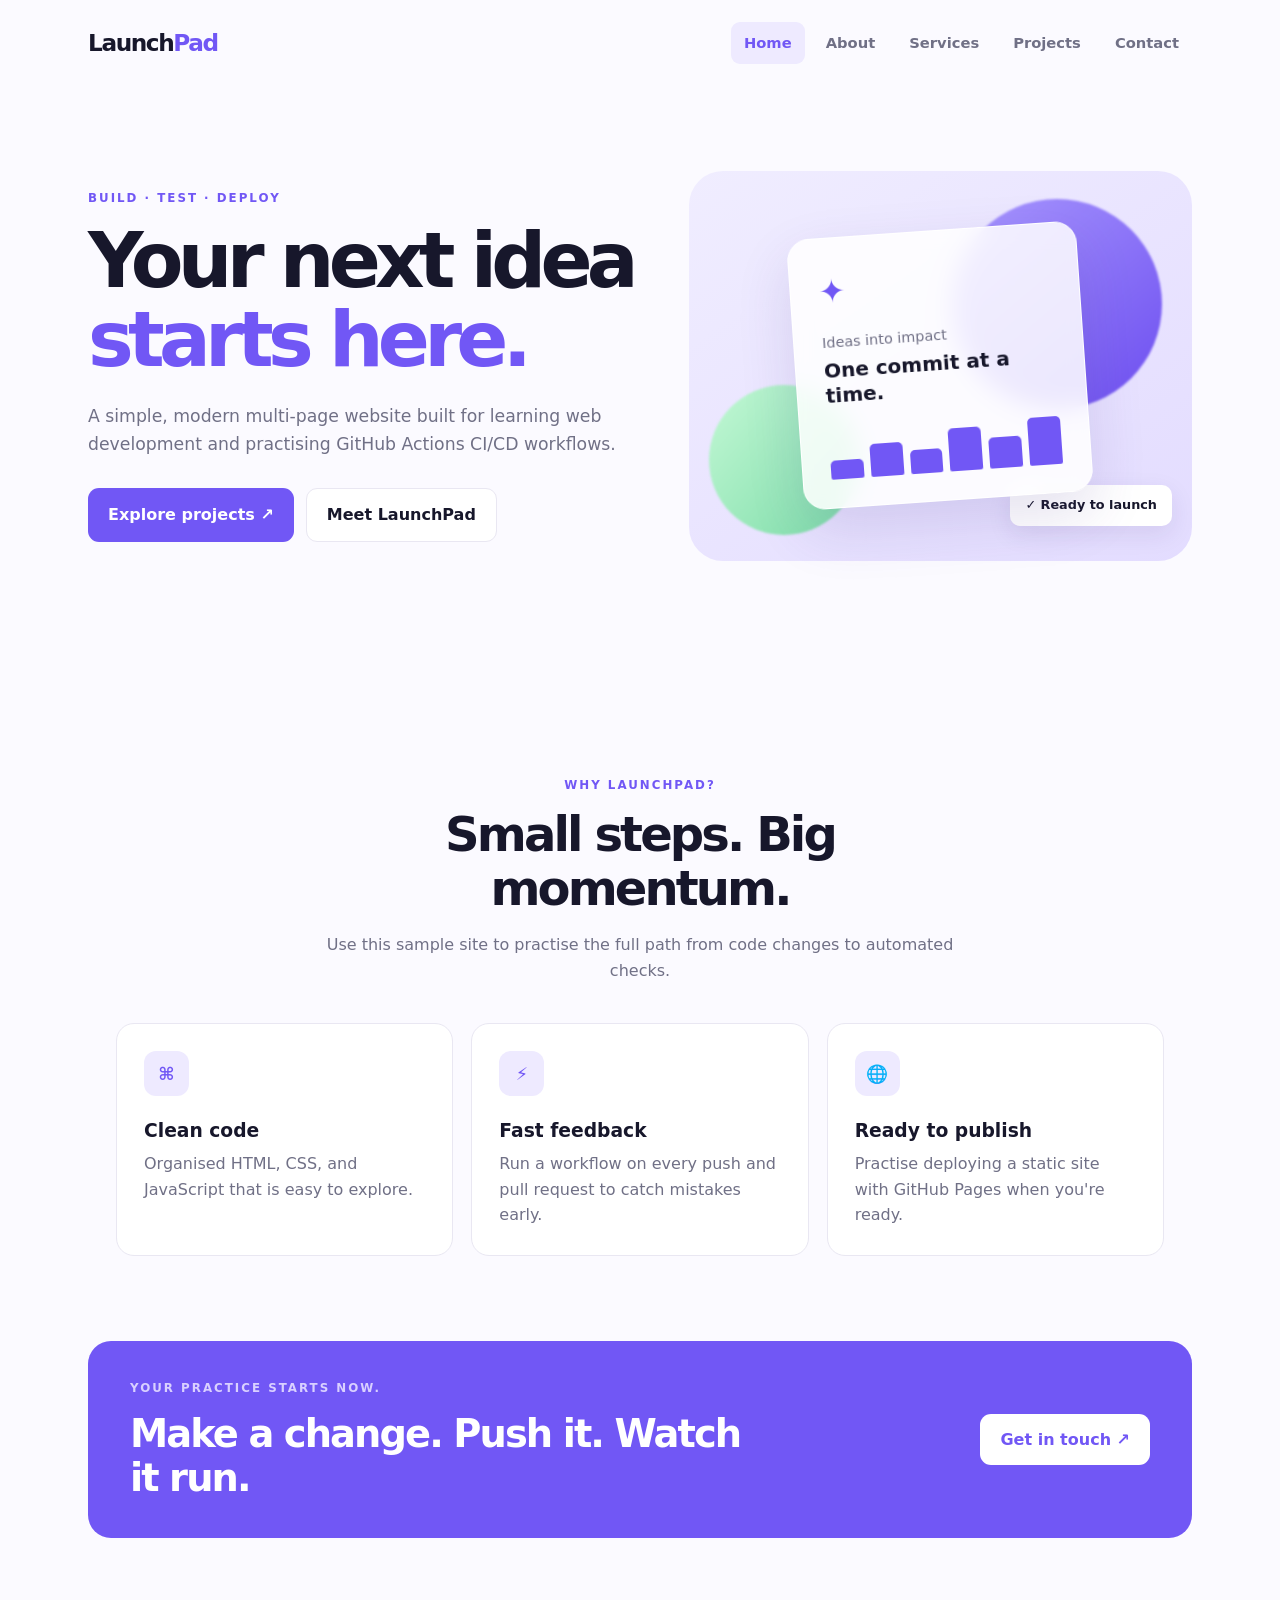
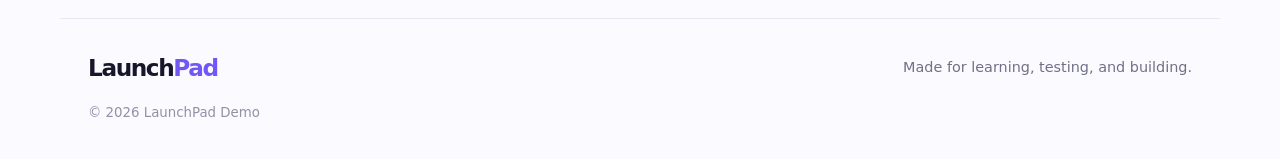
<file: index.html>
<!DOCTYPE html>
<html lang="en">

<head>
  <meta charset="UTF-8">
  <meta name="viewport" content="width=device-width, initial-scale=1.0">
  <title>LaunchPad | Home</title>
  <link rel="stylesheet" href="assets/css/style.css">
  <script defer src="assets/js/main.js"></script>
</head>

<body>
  <header class="site-header"><a class="logo" href="index.html">Launch<span>Pad</span></a><button class="menu-toggle"
      aria-label="Toggle navigation">☰</button>
    <nav><a class="active" href="index.html">Home</a><a href="about.html">About</a><a
        href="services.html">Services</a><a href="projects.html">Projects</a><a href="contact.html">Contact</a></nav>
  </header>
  <main>
    <section class="hero">
      <div class="hero-content">
        <p class="eyebrow">BUILD · TEST · DEPLOY</p>
        <h1>Your next idea<br><span>starts here.</span></h1>
        <p class="hero-copy">A simple, modern multi-page website built for learning web development and practising
          GitHub Actions CI/CD workflows.</p>
        <div class="actions"><a class="button primary" href="projects.html">Explore projects ↗</a><a
            class="button secondary" href="about.html">Meet LaunchPad</a></div>
      </div>
      <div class="hero-art" aria-label="Decorative abstract shapes">
        <div class="orb orb-one"></div>
        <div class="orb orb-two"></div>
        <div class="glass-card"><span class="card-icon">✦</span>
          <p>Ideas into impact</p><strong>One commit at a time.</strong>
          <div class="mini-bars"><i></i><i></i><i></i><i></i><i></i><i></i></div>
        </div>
        <div class="floating-tag">✓ Ready to launch</div>
      </div>
    </section>
    <section class="section">
      <div class="section-heading">
        <p class="eyebrow">WHY LAUNCHPAD?</p>
        <h2>Small steps. Big momentum.</h2>
        <p>Use this sample site to practise the full path from code changes to automated checks.</p>
      </div>
      <div class="feature-grid">
        <article class="feature"><span class="feature-icon">⌘</span>
          <h3>Clean code</h3>
          <p>Organised HTML, CSS, and JavaScript that is easy to explore.</p>
        </article>
        <article class="feature"><span class="feature-icon">⚡</span>
          <h3>Fast feedback</h3>
          <p>Run a workflow on every push and pull request to catch mistakes early.</p>
        </article>
        <article class="feature"><span class="feature-icon">🌐</span>
          <h3>Ready to publish</h3>
          <p>Practise deploying a static site with GitHub Pages when you're ready.</p>
        </article>
      </div>
    </section>
    <section class="cta">
      <div>
        <p class="eyebrow">YOUR PRACTICE STARTS NOW.</p>
        <h2>Make a change. Push it. Watch it run.</h2>
      </div><a class="button light" href="contact.html">Get in touch ↗</a>
    </section>
  </main>
  <footer><a class="logo" href="index.html">Launch<span>Pad</span></a>
    <p>Made for learning, testing, and building.</p><small>© <span class="year"></span> LaunchPad Demo</small>
  </footer>
</body>

</html>
</file>
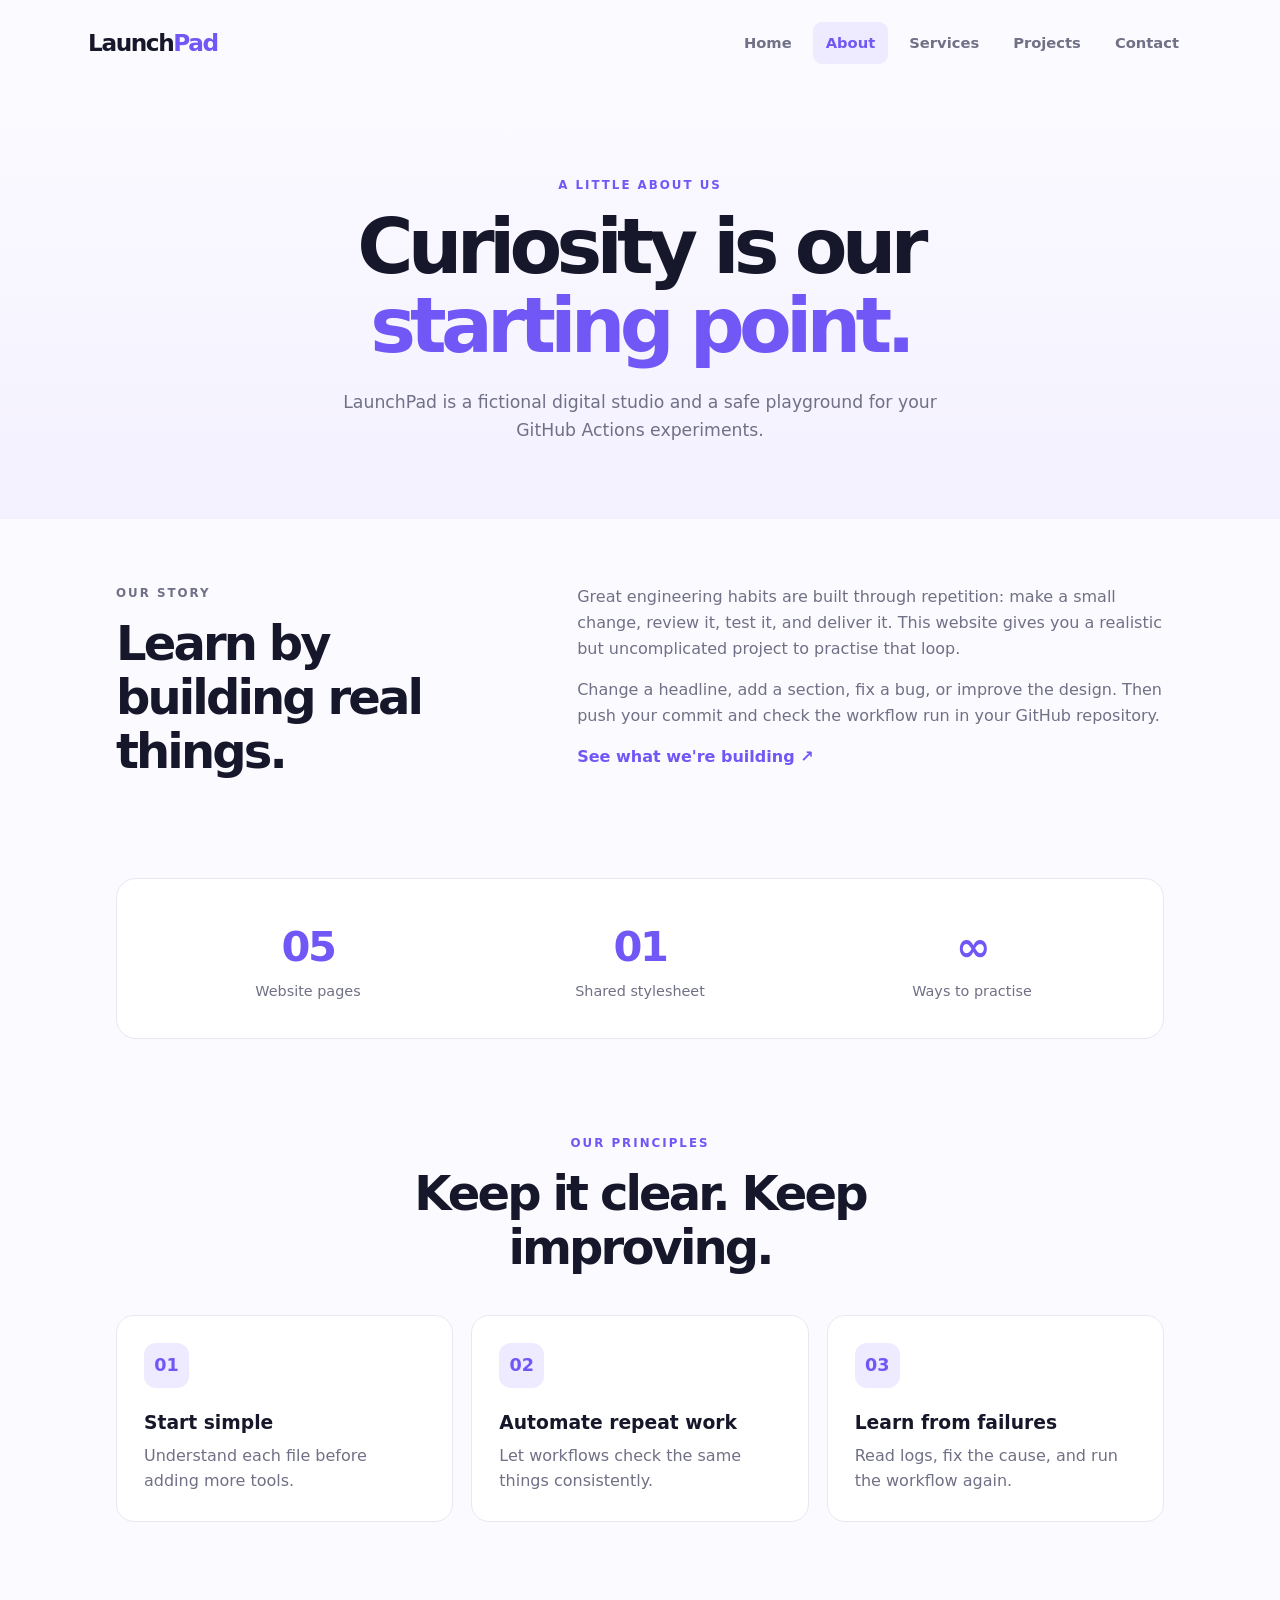
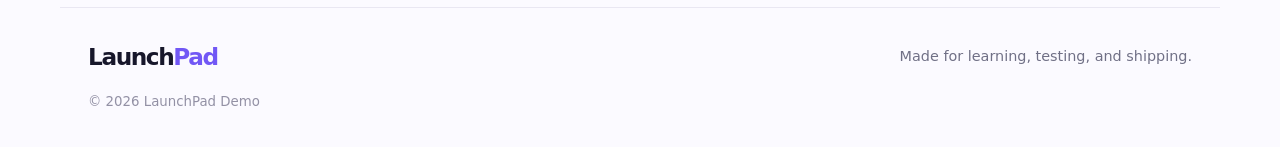
<file: about.html>
<!DOCTYPE html>
<html lang="en">

<head>
    <meta charset="UTF-8">
    <meta name="viewport" content="width=device-width, initial-scale=1.0">
    <title>About | LaunchPad</title>
    <link rel="stylesheet" href="assets/css/style.css">
    <script defer src="assets/js/main.js"></script>
</head>

<body>
    <header class="site-header"><a class="logo" href="index.html">Launch<span>Pad</span></a><button class="menu-toggle"
            aria-label="Toggle navigation">☰</button>
        <nav><a href="index.html">Home</a><a class="active" href="about.html">About</a><a
                href="services.html">Services</a><a href="projects.html">Projects</a><a href="contact.html">Contact</a>
        </nav>
    </header>
    <main>
        <section class="page-hero">
            <p class="eyebrow">A LITTLE ABOUT US</p>
            <h1>Curiosity is our<br><span>starting point.</span></h1>
            <p>LaunchPad is a fictional digital studio and a safe playground for your GitHub Actions experiments.</p>
        </section>
        <section class="section split">
            <div>
                <p class="eyebrow">OUR STORY</p>
                <h2>Learn by building real things.</h2>
            </div>
            <div>
                <p>Great engineering habits are built through repetition: make a small change, review it, test it, and
                    deliver it. This website gives you a realistic but uncomplicated project to practise that loop.</p>
                <p>Change a headline, add a section, fix a bug, or improve the design. Then push your commit and check
                    the workflow run in your GitHub repository.</p><a class="text-link" href="projects.html">See what
                    we're building ↗</a>
            </div>
        </section>
        <section class="stats">
            <div><strong>05</strong><span>Website pages</span></div>
            <div><strong>01</strong><span>Shared stylesheet</span></div>
            <div><strong>∞</strong><span>Ways to practise</span></div>
        </section>
        <section class="section">
            <div class="section-heading">
                <p class="eyebrow">OUR PRINCIPLES</p>
                <h2>Keep it clear. Keep improving.</h2>
            </div>
            <div class="feature-grid">
                <article class="feature"><span class="feature-icon">01</span>
                    <h3>Start simple</h3>
                    <p>Understand each file before adding more tools.</p>
                </article>
                <article class="feature"><span class="feature-icon">02</span>
                    <h3>Automate repeat work</h3>
                    <p>Let workflows check the same things consistently.</p>
                </article>
                <article class="feature"><span class="feature-icon">03</span>
                    <h3>Learn from failures</h3>
                    <p>Read logs, fix the cause, and run the workflow again.</p>
                </article>
            </div>
        </section>
    </main>
    <footer><a class="logo" href="index.html">Launch<span>Pad</span></a>
        <p>Made for learning, testing, and shipping.</p><small>© <span class="year"></span> LaunchPad Demo</small>
    </footer>
</body>

</html>
</file>
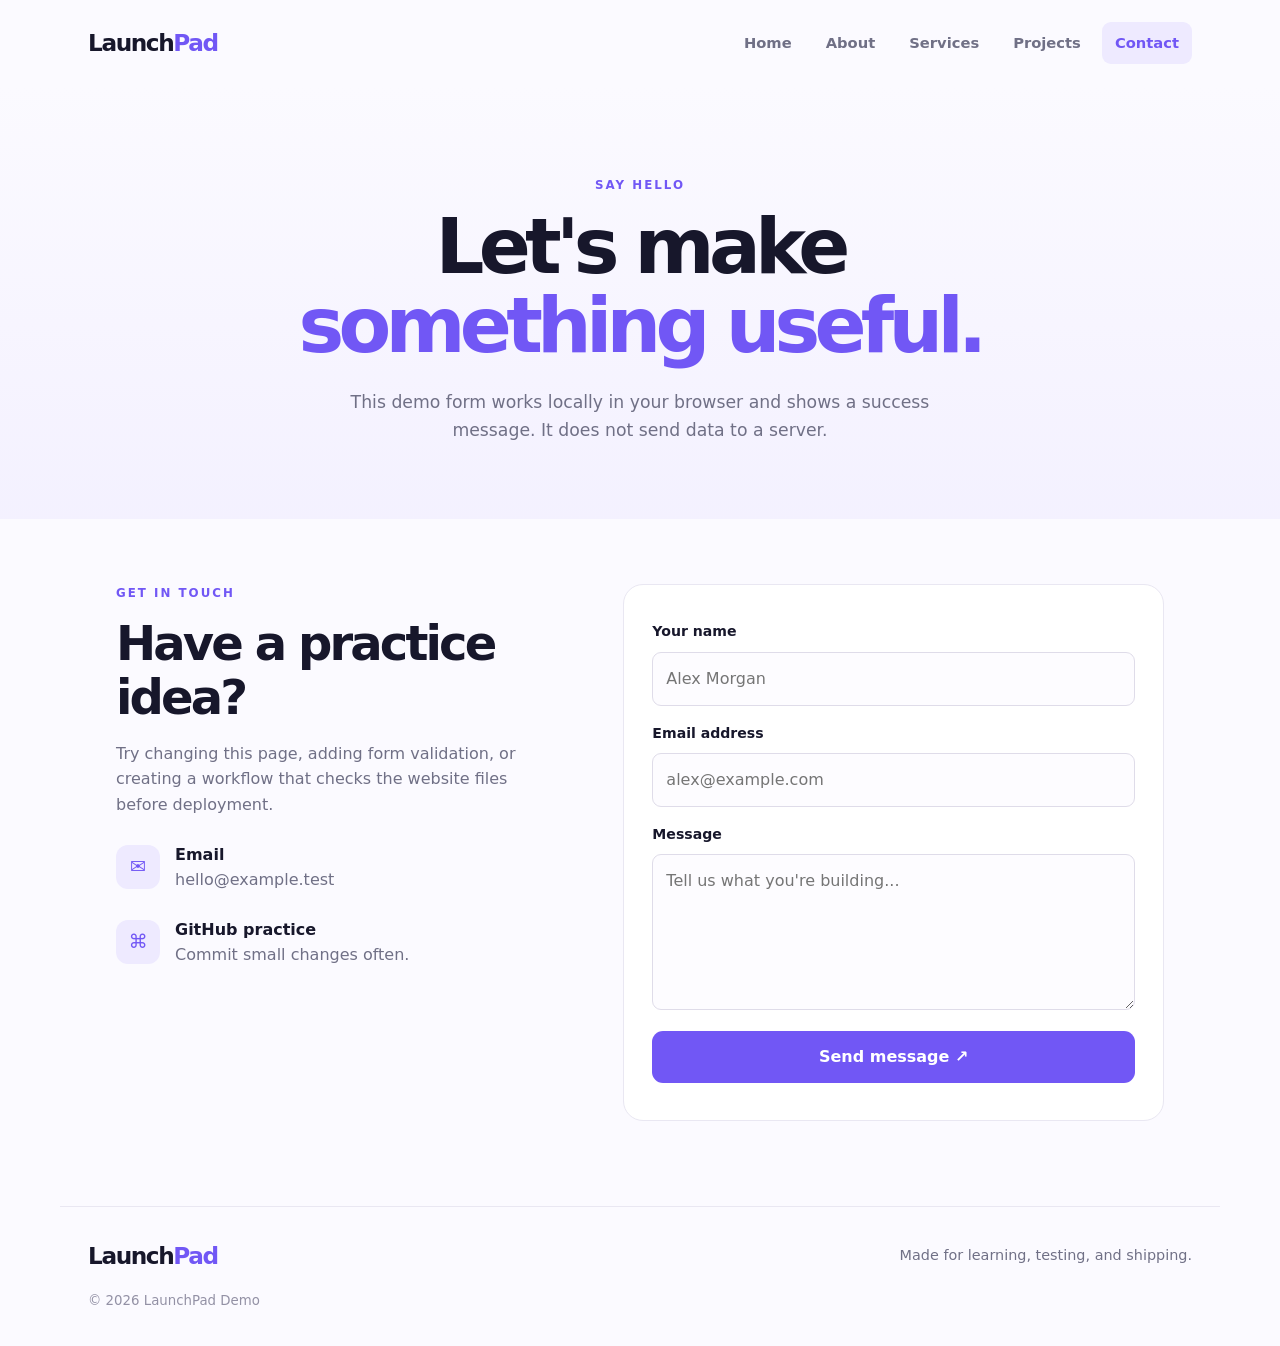
<file: contact.html>
<!DOCTYPE html>
<html lang="en">

<head>
    <meta charset="UTF-8">
    <meta name="viewport" content="width=device-width, initial-scale=1.0">
    <title>Contact | LaunchPad</title>
    <link rel="stylesheet" href="assets/css/style.css">
    <script defer src="assets/js/main.js"></script>
</head>

<body>
    <header class="site-header"><a class="logo" href="index.html">Launch<span>Pad</span></a><button class="menu-toggle"
            aria-label="Toggle navigation">☰</button>
        <nav><a href="index.html">Home</a><a href="about.html">About</a><a href="services.html">Services</a><a
                href="projects.html">Projects</a><a class="active" href="contact.html">Contact</a></nav>
    </header>
    <main>
        <section class="page-hero">
            <p class="eyebrow">SAY HELLO</p>
            <h1>Let's make<br><span>something useful.</span></h1>
            <p>This demo form works locally in your browser and shows a success message. It does not send data to a
                server.</p>
        </section>
        <section class="section contact-layout">
            <div class="contact-note">
                <p class="eyebrow">GET IN TOUCH</p>
                <h2>Have a practice idea?</h2>
                <p>Try changing this page, adding form validation, or creating a workflow that checks the website files
                    before deployment.</p>
                <div class="contact-detail"><span>✉</span>
                    <div><strong>Email</strong>
                        <p>hello@example.test</p>
                    </div>
                </div>
                <div class="contact-detail"><span>⌘</span>
                    <div><strong>GitHub practice</strong>
                        <p>Commit small changes often.</p>
                    </div>
                </div>
            </div>
            <form class="contact-form" id="contact-form"><label for="name">Your name</label><input id="name" name="name"
                    type="text" placeholder="Alex Morgan" required minlength="2"><label for="email">Email
                    address</label><input id="email" name="email" type="email" placeholder="alex@example.com"
                    required><label for="message">Message</label><textarea id="message" name="message" rows="5"
                    placeholder="Tell us what you're building..." required minlength="10"></textarea><button
                    class="button primary" type="submit">Send message ↗</button>
                <p class="form-message" id="form-message" role="status"></p>
            </form>
        </section>
    </main>
    <footer><a class="logo" href="index.html">Launch<span>Pad</span></a>
        <p>Made for learning, testing, and shipping.</p><small>© <span class="year"></span> LaunchPad Demo</small>
    </footer>
</body>

</html>
</file>
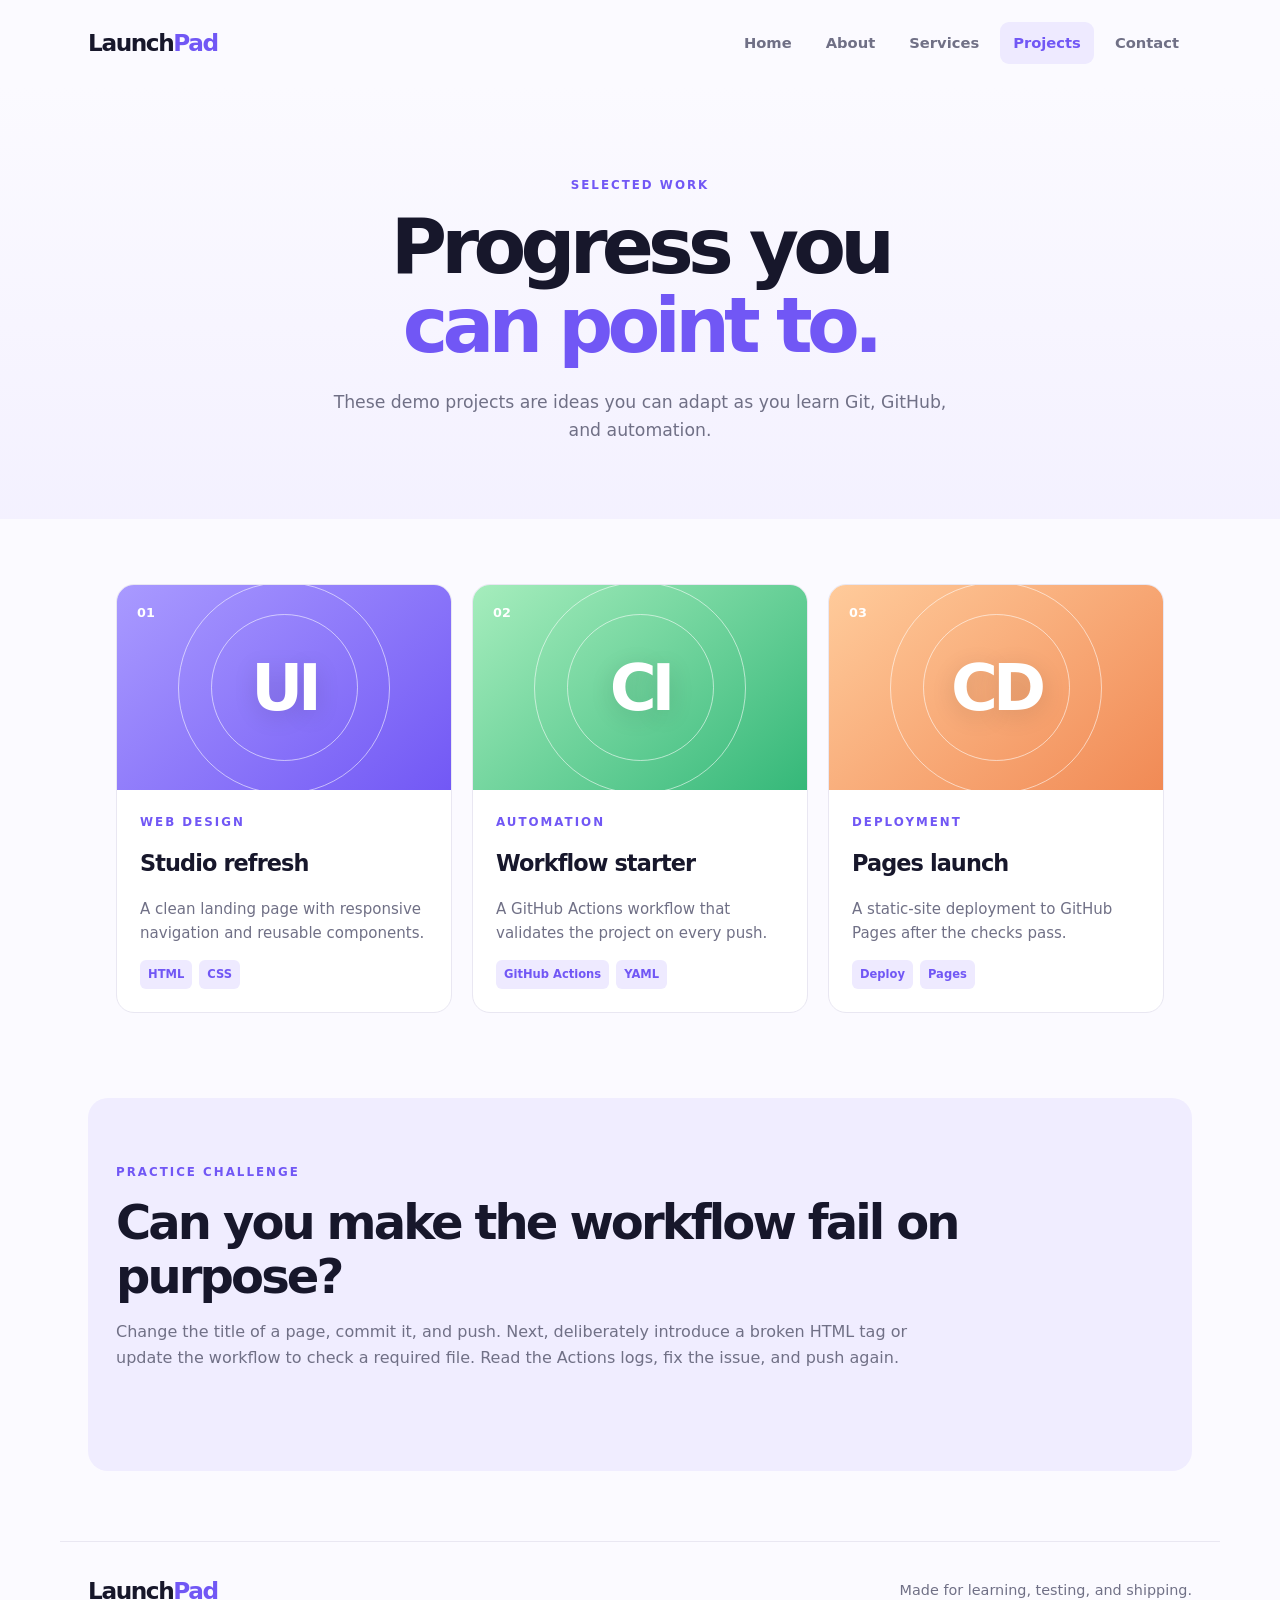
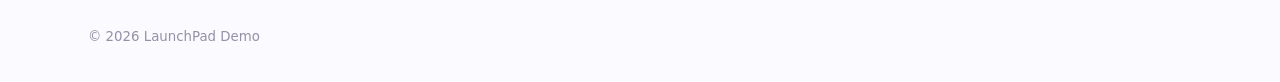
<file: projects.html>
<!DOCTYPE html>
<html lang="en">

<head>
    <meta charset="UTF-8">
    <meta name="viewport" content="width=device-width, initial-scale=1.0">
    <title>Projects | LaunchPad</title>
    <link rel="stylesheet" href="assets/css/style.css">
    <script defer src="assets/js/main.js"></script>
</head>

<body>
    <header class="site-header"><a class="logo" href="index.html">Launch<span>Pad</span></a><button class="menu-toggle"
            aria-label="Toggle navigation">☰</button>
        <nav><a href="index.html">Home</a><a href="about.html">About</a><a href="services.html">Services</a><a
                class="active" href="projects.html">Projects</a><a href="contact.html">Contact</a></nav>
    </header>
    <main>
        <section class="page-hero">
            <p class="eyebrow">SELECTED WORK</p>
            <h1>Progress you<br><span>can point to.</span></h1>
            <p>These demo projects are ideas you can adapt as you learn Git, GitHub, and automation.</p>
        </section>
        <section class="section">
            <div class="project-grid">
                <article class="project-card">
                    <div class="project-art art-purple"><span>01</span><b>UI</b></div>
                    <div class="project-info">
                        <p class="eyebrow">WEB DESIGN</p>
                        <h2>Studio refresh</h2>
                        <p>A clean landing page with responsive navigation and reusable components.</p>
                        <div class="tags"><span>HTML</span><span>CSS</span></div>
                    </div>
                </article>
                <article class="project-card">
                    <div class="project-art art-green"><span>02</span><b>CI</b></div>
                    <div class="project-info">
                        <p class="eyebrow">AUTOMATION</p>
                        <h2>Workflow starter</h2>
                        <p>A GitHub Actions workflow that validates the project on every push.</p>
                        <div class="tags"><span>GitHub Actions</span><span>YAML</span></div>
                    </div>
                </article>
                <article class="project-card">
                    <div class="project-art art-orange"><span>03</span><b>CD</b></div>
                    <div class="project-info">
                        <p class="eyebrow">DEPLOYMENT</p>
                        <h2>Pages launch</h2>
                        <p>A static-site deployment to GitHub Pages after the checks pass.</p>
                        <div class="tags"><span>Deploy</span><span>Pages</span></div>
                    </div>
                </article>
            </div>
        </section>
        <section class="section practice-box">
            <p class="eyebrow">PRACTICE CHALLENGE</p>
            <h2>Can you make the workflow fail on purpose?</h2>
            <p>Change the title of a page, commit it, and push. Next, deliberately introduce a broken HTML tag or update
                the workflow to check a required file. Read the Actions logs, fix the issue, and push again.</p>
        </section>
    </main>
    <footer><a class="logo" href="index.html">Launch<span>Pad</span></a>
        <p>Made for learning, testing, and shipping.</p><small>© <span class="year"></span> LaunchPad Demo</small>
    </footer>
</body>

</html>
</file>
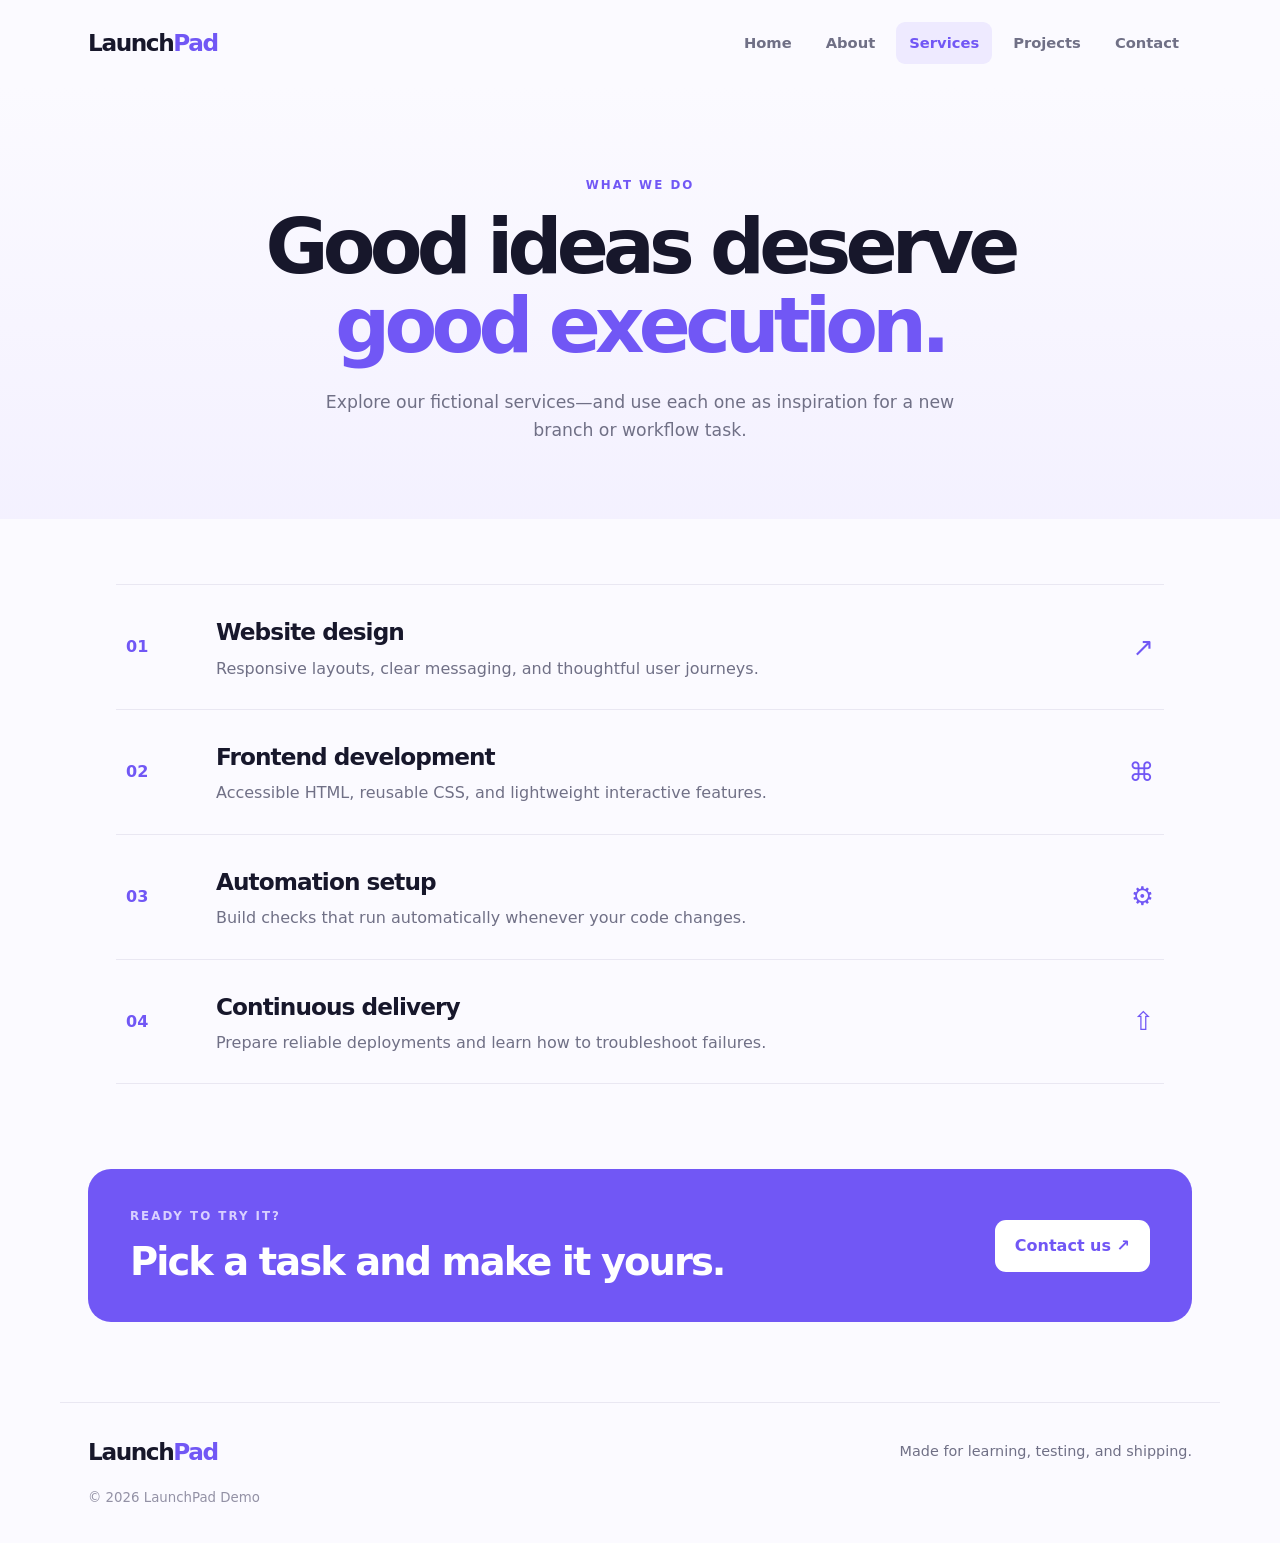
<file: services.html>
<!DOCTYPE html>
<html lang="en">

<head>
    <meta charset="UTF-8">
    <meta name="viewport" content="width=device-width, initial-scale=1.0">
    <title>Services | LaunchPad</title>
    <link rel="stylesheet" href="assets/css/style.css">
    <script defer src="assets/js/main.js"></script>
</head>

<body>
    <header class="site-header"><a class="logo" href="index.html">Launch<span>Pad</span></a><button class="menu-toggle"
            aria-label="Toggle navigation">☰</button>
        <nav><a href="index.html">Home</a><a href="about.html">About</a><a class="active"
                href="services.html">Services</a><a href="projects.html">Projects</a><a href="contact.html">Contact</a>
        </nav>
    </header>
    <main>
        <section class="page-hero">
            <p class="eyebrow">WHAT WE DO</p>
            <h1>Good ideas deserve<br><span>good execution.</span></h1>
            <p>Explore our fictional services—and use each one as inspiration for a new branch or workflow task.</p>
        </section>
        <section class="section">
            <div class="service-list">
                <article class="service-row"><span class="service-number">01</span>
                    <div>
                        <h2>Website design</h2>
                        <p>Responsive layouts, clear messaging, and thoughtful user journeys.</p>
                    </div><span class="service-symbol">↗</span>
                </article>
                <article class="service-row"><span class="service-number">02</span>
                    <div>
                        <h2>Frontend development</h2>
                        <p>Accessible HTML, reusable CSS, and lightweight interactive features.</p>
                    </div><span class="service-symbol">⌘</span>
                </article>
                <article class="service-row"><span class="service-number">03</span>
                    <div>
                        <h2>Automation setup</h2>
                        <p>Build checks that run automatically whenever your code changes.</p>
                    </div><span class="service-symbol">⚙</span>
                </article>
                <article class="service-row"><span class="service-number">04</span>
                    <div>
                        <h2>Continuous delivery</h2>
                        <p>Prepare reliable deployments and learn how to troubleshoot failures.</p>
                    </div><span class="service-symbol">⇧</span>
                </article>
            </div>
        </section>
        <section class="cta">
            <div>
                <p class="eyebrow">READY TO TRY IT?</p>
                <h2>Pick a task and make it yours.</h2>
            </div><a class="button light" href="contact.html">Contact us ↗</a>
        </section>
    </main>
    <footer><a class="logo" href="index.html">Launch<span>Pad</span></a>
        <p>Made for learning, testing, and shipping.</p><small>© <span class="year"></span> LaunchPad Demo</small>
    </footer>
</body>

</html>
</file>
<file: assets/css/style.css>
:root{--ink:#17172b;--muted:#707086;--purple:#7157f5;--lavender:#eeeaff;--paper:#fbfaff;--line:#e9e7f2;--green:#c9f5d8}*{box-sizing:border-box}html{scroll-behavior:smooth}body{margin:0;background:var(--paper);color:var(--ink);font-family:Inter,ui-sans-serif,system-ui,-apple-system,BlinkMacSystemFont,"Segoe UI",sans-serif;line-height:1.6}a{color:inherit;text-decoration:none}.site-header{max-width:1160px;margin:auto;padding:22px 28px;display:flex;align-items:center;justify-content:space-between;gap:24px}.logo{font-size:1.45rem;font-weight:850;letter-spacing:-.06em}.logo span,.hero h1 span,.page-hero h1 span{color:var(--purple)}nav{display:flex;gap:8px;align-items:center}nav a{padding:9px 13px;border-radius:9px;color:var(--muted);font-size:.92rem;font-weight:600}nav a:hover,nav a.active{color:var(--purple);background:var(--lavender)}.menu-toggle{display:none;border:0;background:var(--lavender);border-radius:8px;padding:8px 12px;font-size:1.2rem}.hero{max-width:1160px;margin:25px auto 70px;padding:60px 28px 80px;display:grid;grid-template-columns:1.05fr .95fr;align-items:center;gap:45px;overflow:hidden}.eyebrow{font-size:.74rem;font-weight:800;letter-spacing:.17em;color:var(--purple);margin:0 0 14px}.hero h1,.page-hero h1{font-size:clamp(3.2rem,6vw,5.4rem);line-height:1.02;letter-spacing:-.075em;margin:0 0 24px}.hero-copy,.page-hero>p:last-child{font-size:1.08rem;color:var(--muted);max-width:540px}.actions{display:flex;flex-wrap:wrap;gap:12px;margin-top:30px}.button{display:inline-flex;align-items:center;justify-content:center;border:0;border-radius:11px;padding:13px 20px;font:inherit;font-weight:750;cursor:pointer;transition:transform .2s,box-shadow .2s}.button:hover{transform:translateY(-2px);box-shadow:0 9px 22px #33217c20}.primary{background:var(--purple);color:white}.secondary{background:white;border:1px solid var(--line)}.light{background:white;color:var(--purple)}.hero-art{min-height:390px;position:relative;display:grid;place-items:center;background:linear-gradient(145deg,#f0edff,#e3dcff);border-radius:34px}.orb{position:absolute;border-radius:50%;filter:blur(1px)}.orb-one{width:210px;height:210px;background:linear-gradient(140deg,#a998ff,#6c4df0);top:28px;right:30px}.orb-two{width:150px;height:150px;background:linear-gradient(130deg,#c3f8d5,#79dba6);bottom:26px;left:20px}.glass-card{position:relative;z-index:1;width:min(290px,78%);padding:28px;background:#ffffffd9;backdrop-filter:blur(12px);border:1px solid #fff;border-radius:22px;box-shadow:0 22px 55px #44358b24;transform:rotate(-4deg)}.card-icon{font-size:2rem;color:var(--purple)}.glass-card p{margin:14px 0 0;color:var(--muted);font-size:.9rem}.glass-card strong{font-size:1.25rem;line-height:1.25;display:block;margin-top:4px}.mini-bars{display:flex;align-items:end;gap:7px;height:48px;margin-top:23px}.mini-bars i{display:block;flex:1;background:var(--purple);border-radius:5px 5px 2px 2px}.mini-bars i:nth-child(1){height:40%}.mini-bars i:nth-child(2){height:70%}.mini-bars i:nth-child(3){height:50%}.mini-bars i:nth-child(4){height:90%}.mini-bars i:nth-child(5){height:65%}.mini-bars i:nth-child(6){height:100%}.floating-tag{position:absolute;bottom:35px;right:20px;background:white;padding:10px 15px;border-radius:10px;font-size:.8rem;font-weight:750;box-shadow:0 8px 25px #30225b18}.section{max-width:1104px;margin:0 auto;padding:65px 28px 85px}.section-heading{text-align:center;max-width:650px;margin:0 auto 40px}.section-heading h2,.split h2,.contact-note h2,.practice-box h2{font-size:clamp(2rem,4vw,3rem);letter-spacing:-.06em;line-height:1.12;margin:0 0 14px}.section-heading>p:last-child,.feature p,.service-row p,.project-info>p:not(.eyebrow),.contact-note>p:not(.eyebrow),.practice-box>p:last-child{color:var(--muted)}.feature-grid{display:grid;grid-template-columns:repeat(3,1fr);gap:18px}.feature{background:white;border:1px solid var(--line);border-radius:18px;padding:27px}.feature-icon{display:grid;place-items:center;width:45px;height:45px;background:var(--lavender);color:var(--purple);border-radius:12px;font-weight:800;font-size:1.1rem}.feature h3{margin:20px 0 5px}.feature p{margin:0}.cta{max-width:1104px;margin:0 auto 80px;padding:38px 42px;background:var(--purple);color:white;border-radius:23px;display:flex;justify-content:space-between;align-items:center;gap:25px}.cta .eyebrow{color:#d9d0ff}.cta h2{font-size:clamp(1.7rem,3vw,2.5rem);line-height:1.15;letter-spacing:-.05em;margin:0;max-width:620px}.page-hero{padding:90px 28px 75px;text-align:center;background:linear-gradient(180deg,#f0edff00,#eeeaff90)}.page-hero h1{font-size:clamp(3rem,6vw,4.8rem)}.page-hero>p:last-child{margin:0 auto;max-width:630px}.split{display:grid;grid-template-columns:.8fr 1.2fr;gap:70px}.split p{color:var(--muted);margin-top:0}.text-link{color:var(--purple);font-weight:750}.stats{max-width:1048px;margin:0 auto 30px;padding:35px;display:grid;grid-template-columns:repeat(3,1fr);gap:20px;background:white;border:1px solid var(--line);border-radius:20px;text-align:center}.stats div{display:flex;flex-direction:column}.stats strong{font-size:2.6rem;letter-spacing:-.06em;color:var(--purple)}.stats span{color:var(--muted);font-size:.9rem}.service-list{border-top:1px solid var(--line)}.service-row{display:grid;grid-template-columns:70px 1fr 45px;gap:20px;align-items:center;padding:28px 10px;border-bottom:1px solid var(--line)}.service-number{color:var(--purple);font-weight:850}.service-row h2{margin:0;font-size:1.45rem;letter-spacing:-.04em}.service-row p{margin:5px 0 0}.service-symbol{font-size:1.6rem;color:var(--purple);text-align:right}.project-grid{display:grid;grid-template-columns:repeat(3,1fr);gap:20px}.project-card{overflow:hidden;background:white;border:1px solid var(--line);border-radius:18px}.project-art{height:205px;position:relative;display:grid;place-items:center;overflow:hidden}.project-art:before,.project-art:after{content:"";position:absolute;border:1px solid #ffffff90;border-radius:50%;width:210px;height:210px}.project-art:after{width:145px;height:145px}.project-art span{position:absolute;top:18px;left:20px;font-size:.8rem;font-weight:800}.project-art b{font-size:4rem;letter-spacing:-.08em;color:#fff;text-shadow:0 5px 25px #0002}.art-purple{background:linear-gradient(140deg,#a99aff,#7258f5);color:#fff}.art-green{background:linear-gradient(140deg,#a6edbd,#35b879);color:#fff}.art-orange{background:linear-gradient(140deg,#ffcb9b,#f18a55);color:#fff}.project-info{padding:23px}.project-info h2{margin:0;font-size:1.4rem;letter-spacing:-.04em}.project-info>p:not(.eyebrow){font-size:.94rem}.tags{display:flex;gap:7px;flex-wrap:wrap}.tags span{font-size:.72rem;font-weight:700;color:var(--purple);background:var(--lavender);border-radius:6px;padding:5px 8px}.practice-box{background:#f0edff;border-radius:20px;margin-bottom:70px}.practice-box p:last-child{max-width:800px}.contact-layout{display:grid;grid-template-columns:.9fr 1.1fr;gap:65px}.contact-detail{display:flex;align-items:center;gap:15px;margin-top:24px}.contact-detail>span{width:44px;height:44px;display:grid;place-items:center;background:var(--lavender);border-radius:12px;color:var(--purple);font-size:1.2rem}.contact-detail strong{display:block}.contact-detail p{margin:0;color:var(--muted)}.contact-form{background:white;border:1px solid var(--line);border-radius:20px;padding:28px;display:flex;flex-direction:column;gap:9px}.contact-form label{font-size:.88rem;font-weight:750;margin-top:7px}.contact-form input,.contact-form textarea{width:100%;border:1px solid #dfdce9;border-radius:9px;padding:13px;font:inherit;background:#fdfcff;outline:none}.contact-form input:focus,.contact-form textarea:focus{border-color:var(--purple);box-shadow:0 0 0 3px #7157f51c}.contact-form textarea{resize:vertical}.contact-form button{margin-top:12px}.form-message{margin:0;color:#24854c;font-weight:700}footer{border-top:1px solid var(--line);max-width:1160px;margin:auto;padding:30px 28px 35px;display:grid;grid-template-columns:1fr 1fr;align-items:center}footer p{margin:0;color:var(--muted);font-size:.9rem;text-align:right}footer small{grid-column:1/-1;color:#9391a5;margin-top:16px}@media(max-width:760px){.site-header{flex-wrap:wrap}.menu-toggle{display:block}nav{display:none;order:3;width:100%;flex-direction:column;align-items:stretch;padding-top:8px}nav.open{display:flex}nav a{padding:12px}.hero{grid-template-columns:1fr;padding-top:35px;gap:35px;margin-top:0}.hero-art{min-height:320px}.feature-grid,.project-grid{grid-template-columns:1fr}.cta{margin:0 18px 55px;padding:30px;align-items:flex-start;flex-direction:column}.split,.contact-layout{grid-template-columns:1fr;gap:25px}.stats{margin:0 18px 20px;padding:25px 10px}.stats strong{font-size:2rem}.stats span{font-size:.75rem}.service-row{grid-template-columns:35px 1fr 25px;gap:12px}.section{padding:50px 22px 65px}.page-hero{padding:65px 22px 50px}footer{grid-template-columns:1fr;gap:10px}footer p{text-align:left}footer small{grid-column:auto}.project-art{height:230px}}
</file>
